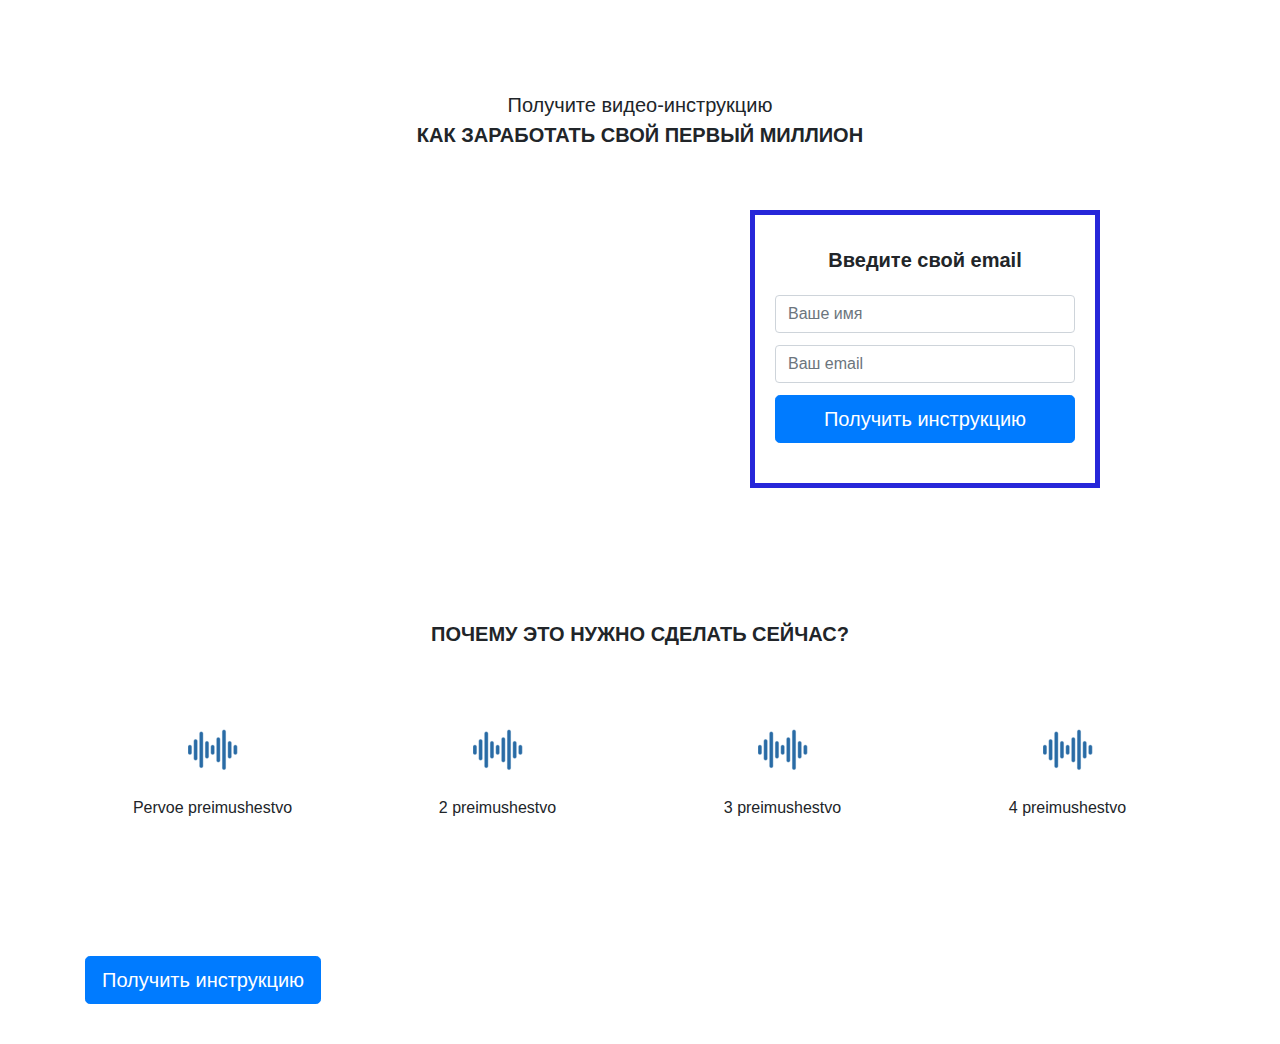
<file: index.html>
<!DOCTYPE html>
<html lang="ru">
<head>
    <meta charset="utf-8" />
    <title>Main</title>
    <link rel="stylesheet" href="css/style.css">
    <link rel="stylesheet" href="css/bootstrap.css">
</head>
<body>


<div class="section">
<div class="container">
    <div class="row">
<div class="col-lg-6 offset-lg-3">
    <h1 class="header text-center">
        <span>Получите видео-инструкцию</span>
        <strong class="text-uppercase">Как заработать свой первый миллион</strong>
    </h1>
</div>
    </div>
    <div class="row">
        <div class="col-lg-6 offset-lg-1 col-md-8 offset-md-2">
            <div class="video">
                <iframe width="100%" height="315"
                        src="https://www.youtube.com/embed/53UnXy-V-WQ"
                        frameborder="0" allow="accelerometer; autoplay; encrypted-media;
                        gyroscope; picture-in-picture" allowfullscreen></iframe>
            </div>
        </div>
        <div class="col-lg-4 offset-lg-0 col-md-8 offset-md-2">
            <div class="form">
                <p class="form-header text-center">Введите свой email</p>
                <form action="#">
                    <input type="text" class="form-control input-lg" placeholder="Ваше имя">
                    <input type="text" class="form-control input-lg" placeholder="Ваш email">
                    <button class="btn btn-primary btn-lg btn-block form-btn">Получить инструкцию</button>
                </form>
            </div>
        </div>
    </div>
</div>
</div>
  <div class="section">
<div class="container">
    <div class="row">
        <div class="col-lg-12 col-xs-12 col-sm-12 col-md-12">
            <h2 class="section-header text-uppercase text-center">Почему это нужно сделать сейчас?</h2>
        </div>

    </div>
    <div class="feature text-center">
        <div class="row">
            <div class="col-lg-3 col-md-6">
                <div class="feature-box">
                    <img src="img/01.png" alt="1 преимущество">
                    <p>Pervoe preimushestvo</p>
                </div>
            </div>
            <div class="col-lg-3 col-md-6">
                <div class="feature-box">
                    <img src="img/02.png" alt="2 преимущество">
                    <p>2 preimushestvo</p>
                </div>
            </div>              <div class="col-lg-3 col-md-6">
            <div class="feature-box">
                <img src="img/03.png" alt="3 преимущество">
                <p>3 preimushestvo</p>
            </div>
        </div>              <div class="col-lg-3 col-md-6">
            <div class="feature-box">
                <img src="img/04.png" alt="4 преимущество">
                <p>4 preimushestvo</p>
            </div>
        </div>
        </div>

    </div>

    <button class="btn btn-primary btn-lg form-btn center-block">Получить инструкцию</button>
</div>
  </div>


</body>
</html>
</file>
<file: css/style.css>
.header{
    font-size: 20px;
    line-height: 1.5;
    margin: 60px auto;
}
.header span{
    display: block;
}
.section {
    padding: 30px 0;
}
.container, .col-lg-6 {

}
.form {
    border: 5px solid #2727d9;
    padding: 30px 20px;
}
.form input {
    margin-bottom: 12px;
}
.form-header, .section-header{
    margin-bottom: 20px;
    font-size: 20px;
    font-weight: 900;

}
.form-btn {
    background-color: #2727d9;
    margin: 10px auto;
}
.feature{
    margin: 60px auto;
}
.feature p {
    margin-top: 20px;
}
.video{
    margin-bottom: 30px;
}
.feature-box{
    height: 160px;
}
</file>
